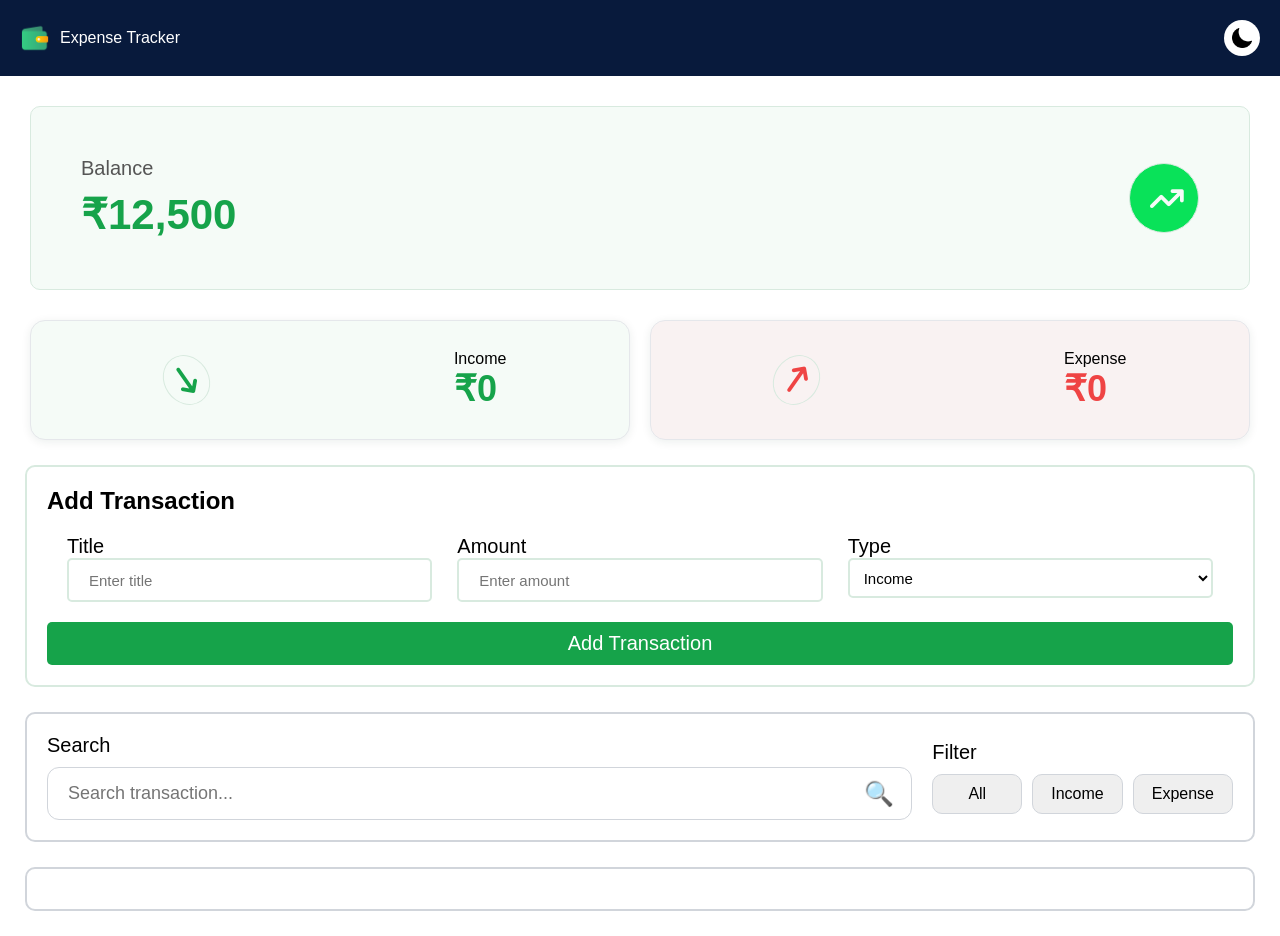
<file: Expense_tracker/index.html>
<!DOCTYPE html>
<html lang="en">

<head>
    <meta charset="UTF-8">
    <meta name="viewport" content="width=device-width, initial-scale=1.0">
    <title>Expense Tracker</title>
    <link rel="stylesheet" href="index.css">
    <link rel="stylesheet" href="https://cdnjs.cloudflare.com/ajax/libs/font-awesome/6.5.2/css/all.min.css">
</head>

<body>
    <header class="head-section">
        <div class="logo-section">
            <img src="images/wallet.png" alt="">
            Expense Tracker
        </div>
        <button class="mode-theme-section">
            <img src="images/half-moon.png" alt="">
        </button>
    </header>
    <main>
        <section class="balance-section">
            <div class="balance-card">
                <div class="balance-info">
                    <p class="balance-title">Balance
                    </p>
                    <h1>&#8377;12,500</h1>
                </div>
                <div class="balance-icon">
                    <i class="fa-solid fa-arrow-trend-up"></i>
                </div>
            </div>
        </section>
        <section class="income-expense-section">
            <div class="income-card">
                <div class="income-icon">
                    <i class="fa-solid fa-arrow-down-long"></i>
                </div>
                <div class="income-info">
                    <p>Income</p>
                    <h1 class="income">&#8377;18,000</h1>
                </div>
            </div>
            <div class="expense-card">
                <div class="expense-icon">
                    <i class="fa-solid fa-arrow-up-long"></i>
                </div>
                <div class="expense-info">
                    <p>Expense</p>
                    <h1 class="expense">&#8377;18,000</h1>
                </div>
            </div>
        </section>
        <section class="Add-section">
            <div class="transaction-container">
                <h2 class="heading">Add Transaction</h2>
                <div class="transaction-data">
                    <div class="Transaction-title">
                        <p>Title</p>
                        <input type="text" placeholder="Enter title">
                    </div>
                    <div class="Transaction-Amount">
                        <p>Amount</p>
                        <input type="text" placeholder="Enter amount">
                    </div>
                    <div class="Transaction-type">
                        <p>Type</p>
                        <label for="type"></label>
                        <select id="type" name="type">
                            <option value="Income">Income</option>
                            <option value="Expense">Expense</option>
                        </select>
                    </div>
                </div>
                <button class="transaction">Add Transaction</button>
            </div>
        </section>
        <section class="search-section">
            <div class="search-container">
                <label>Search</label>
                <div class="search-box">
                    <input type="text" placeholder="Search transaction...">
                    <span class="icon">🔍</span>
                </div>
            </div>
            <div class="filter-buttons">
                <p>Filter</p>
                <div class="buttons">
                    <button class="All-button">All</button>
                    <button class="Income">Income</button>
                    <button class="Expense">Expense</button>
                </div>
            </div>
        </section>
        <section class="transactions-data-container">
            <div class="transaction-1">
                <div class="transaction-details">
                    <div class="transaction-icon"><i class="fa-solid fa-sack-dollar"
                            style="color: rgb(99, 230, 190);"></i></div>
                    <div class="transaction-data">
                        Salary<br>
                        May 20,2024
                    </div>
                </div>
                <div class="transaction-amount">
                    <p>&#8377;18,000</p>
                    <button class="delete-transaction">
                        <i class="fa-solid fa-trash-can"></i>
                    </button>
                </div>
            </div>
                <div class="transaction-1">
                <div class="transaction-details">
                    <div class="transaction-icon"><i class="fa-solid fa-sack-dollar"
                            style="color: rgb(99, 230, 190);"></i></div>
                    <div class="transaction-data">
                        Salary<br>
                        May 20,2024
                    </div>
                </div>
                <div class="transaction-amount">
                    <p>&#8377;18,000</p>
                    <button class="delete-transaction">
                        <i class="fa-solid fa-trash-can"></i>
                    </button>
                </div>
            </div>
        </section>
    </main>
    <script src="index.js"></script>
</body>
</html>
</file>
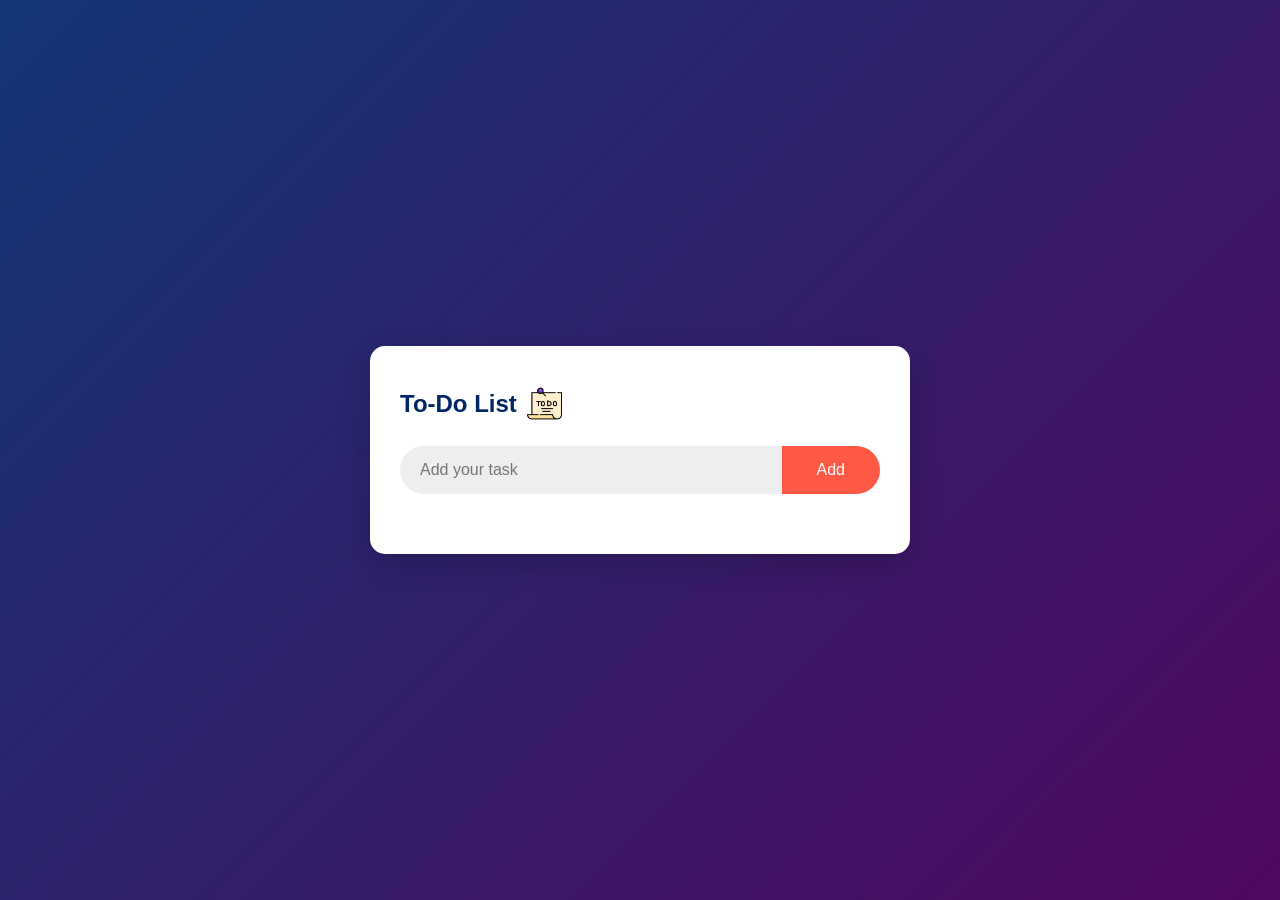
<file: Tod_list/index.html>
<!DOCTYPE html>
<html lang="en">
<head>
    <meta charset="UTF-8">
    <meta name="viewport" content="width=device-width, initial-scale=1.0">
    <title>Document</title>
    <link rel="stylesheet" href="index.css">
</head>
<body>
    <div class="container">
    <div class="todo-app">
        <h2>
            To-Do List
            <img src="images-icons/image.png" alt="icon">
        </h2>
        <div class="input">
            <input type="text" placeholder="Add your task" id="input-text">
            <button id="submit">Add</button>
        </div>

        <ul id="list-container">
            <!-- <li class="checked">
               <input type="checkbox" ="tick-box">
                doing javasccript work
                <button id="delete">❌</button>
            </li> -->  
              
            <!-- <li class="checked">
                <input type="checkbox" id="tick-box">
                <button id="delete">❌</button>
            </li> -->
        </ul>
    </div>
</div>
<script 
src="index.js"
></script>
</body>
</html>
</file>
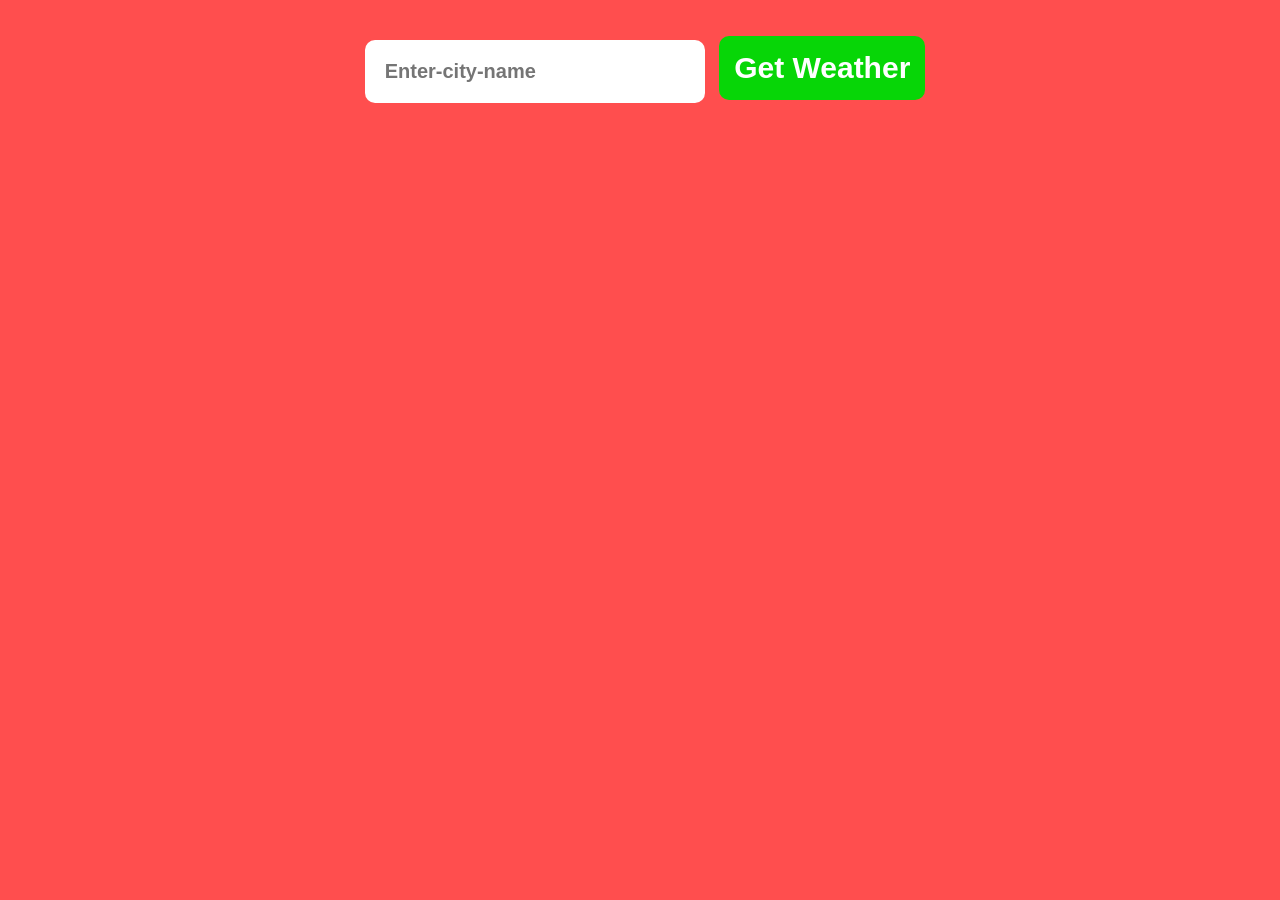
<file: Weather App(W)/index.html>
<!DOCTYPE html>
<html lang="en">
<head>
    <meta charset="UTF-8">
    <meta name="viewport" content="width=device-width, initial-scale=1.0">
    <title>Document</title>
    <link rel="stylesheet" href="index.css">
</head>
<body>
    <form class="weather-input">
        <input type="text" class="cityInput" placeholder="Enter-city-name">
        <button type="button" id="submit-btn">Get Weather</button>
    </form>
    <div class="error-message">
    </div>
    <div class="container">
    <h1 id="cityname"></h1>
    <p id="Citytemperature"> 
    </p>
    <p id="humiditydisplay"></p>
    <p id="description-display"></p>
    <div id="weatheremoji"></div>
</div>
    <script src="index.js"></script>
</body>
</html>
</file>
<file: Expense_tracker/index.css>
* {
    margin: 0px;
    padding: 0px;
    font-family: Arial, Helvetica, sans-serif;
    box-sizing: border-box;
    /* transition: 1s; */

}

body {
    background: #ffffff95;

}

.head-section {
    display: flex;
    justify-content: space-between;
    padding: 20px;
    background-color: #081a3c;
    color: white;
    font-weight: 500;
    /* transition: 0.5s; */
}

.logo-section {
    display: flex;
    align-items: center;
    gap: 10px;
}

.logo-section img {
    width: 30px
}

.mode-theme-section {
    width: 36px;
    height: 36px;
    border: none;
    border-radius: 50%;
    background-color: #ffffff;
    cursor: pointer;
    display: flex;
    align-items: center;
    justify-content: center;
}

.mode-theme-section img {
    width: 20px;
}

.mode-theme-section:hover {
    background-color: #e8eef8;
}

.balance-section {
    margin: 30px;
    background-color: #f5fbf7;
    border: 1px solid #d8eadf;
    border-radius: 10px;
    transition: all 0.3s ease;
}

.balance-section:hover {
    transform: translateY(-4px);
    box-shadow: 0 8px 20px rgba(0, 0, 0, 0.12);
}

.balance-card {
    padding: 50px;
    display: flex;
    align-items: center;
    justify-content: space-between;


}

.balance-title {
    color: #555;
    font-size: 20px;
    margin-bottom: 10px;

}

.balance-card h1 {
    color: #16a34a;
    font-size: 42px;
}

.balance-icon {
    width: 70px;
    height: 70px;
    padding: 20px;
    background-color: #f5fbf7;
    border: 1px solid #d8eadf;
    border-radius: 50%;
    background-color: #09e259;
}

.balance-icon i {
    color: #f5fbf7;
    font-size: 30px;
}

.income-expense-section {
    display: flex;
    gap: 20px;
    margin: 20px 30px 0;
    align-items: center;

}

.income-card,
.expense-card {
    flex: 1;
    height: 120px;
    /* background-color: white; */
    border-radius: 15px;

    border: 1px solid #e5e7eb;

    box-shadow: 0 2px 10px rgba(2, 55, 33, 0.08);

    transition: all 0.3s ease;
    cursor: pointer;

}

.income-card {
    background-color: #f5fbf7;
    display: flex;
    align-items: center;
    justify-content: space-around;

}

.expense-card {
    background-color: rgba(163, 58, 58, 0.062);
    display: flex;
    align-items: center;
    justify-content: space-around;
}

.income-card:hover,
.expense-card:hover {
    transform: translateY(-4px);
    box-shadow: 0 8px 20px rgba(151, 1, 1, 0.236);
}

.income-icon i {
    transform: rotate(-35deg);
    font-size: 30px;
    color: #eaf4ee;
    padding: 10px;
    /* border: 2px solid black; */
    border-radius: 50%;
    color: #16a34a;
    background-color: #f5fbf7;
    border: 1px solid #d8eadf;
    /* background-color: #09e259; */
    margin-left: 10px;
}

.income-info h1 {
    color: #16a34a;
    font-size: 36px;
}

/* .inc */
.expense-icon i {
    color: #ef4444;
    transform: rotate(35deg);
    font-size: 30px;
    padding: 10px;
    border-radius: 50%;
    border: 1px solid #d8eadf;
}

.expense-info h1 {
    color: #ef4444;
    font-size: 36px;
}

.transaction-container {
    display: flex;
    flex-direction: column;
    /* align-items: center; */
    padding: 20px;
    margin: 25px;
    border: 2px solid #d8eadf;
    border-radius: 10px;
    transition: all 0.4s ease;
    cursor: pointer;
}

.transaction-container:hover {
    transform: translateY(-4px);
    box-shadow: 0 8px 20px rgba(151, 1, 1, 0.236);
}

.transaction-data {
    justify-content: space-around;
    padding: 10px;
    display: flex;
    gap: 5px;
    flex-wrap: wrap;
}

.Transaction-title {
    font-size: 20px;
    padding: 10px;

}

.Transaction-title,
.Transaction-Amount,
.Transaction-type {
    flex: 1 1 220px;
}

.Transaction-title input,
.Transaction-Amount input {
    width: 100%;
    height: 30px;
    font-size: 15px;
    border: 2px solid #d8eadf;
    padding: 20px;
    border-radius: 5px;

}

.Transaction-type {
    font-size: 20px;
    padding: 10px;
}

#type {
    width: 100%;
    height: 40px;
    font-size: 15px;
    border: 2px solid #d8eadf;
    padding: 8px 10px;
    border-radius: 5px;
    background-color: white;
    cursor: pointer;
}

.transaction {
    font-size: 20px;
    padding: 10px;
    color: white;
    background-color: #16a34a;
    border: none;
    border-radius: 5px;
    font-weight: 500px;
    transition: all 0.2s;
}

.transaction:hover {
    background-color: #0dda58;
}

.Transaction-Amount {
    font-size: 20px;
    padding: 10px;

}

.search-section {
    display: flex;
    align-items: center;
    gap: 20px;
    padding: 20px;
    border: 2px solid #d1d5db;
    margin: 25px;
    border-radius: 10px;
    flex-wrap: wrap;
    transition: all 0.4s ease;
}

.search-section:hover {
    transform: translateY(-4px);
    box-shadow: 0 8px 20px rgba(151, 1, 1, 0.236);
}

.search-container {
    flex: 1 1 320px;
    min-width: 240px;
}

.search-container label {
    display: block;
    font-size: 20px;
    margin-bottom: 10px;
}

.search-container input {
    width: 100%;
    padding: 15px 50px 15px 20px;
    font-size: 18px;
    border: 1px solid #d1d5db;
    border-radius: 12px;
    outline: none;
    box-sizing: border-box;
}

.search-box {
    position: relative;
}

.search-box .icon {
    position: absolute;
    right: 18px;
    top: 50%;
    transform: translateY(-50%);
    font-size: 24px;
    color: #6b7280;
}

.filter-buttons {
    display: flex;
    flex-direction: column;
    font-size: 20px;
    gap: 10px;
    flex: 0 0 auto;
}

.buttons {
    display: flex;
    gap: 10px;
    flex-wrap: wrap;
}

.filter-buttons button {
    font-size: 16px;
    padding: 10px 18px;
    min-width: 90px;
    border-radius: 10px;
    border: 1px solid #d1d5db;
    cursor: pointer;
}

/* .search-container{
    width: min(500px, calc(100% - 50px));
    margin: 25px;
}
.search-container label{
    display: block;
    margin-bottom: 8px;
    font-size: 20px;
    font-weight: 500;
}
.search-box{
    display: flex;
    align-items: center;
    gap: 10px;
    border: 2px solid #d8eadf;
    border-radius: 5px;
    padding: 0 12px;
    background-color: white;
}
.search-box input{
    width: 100%;
    height: 40px;
    border: none;
    outline: none;
    font-size: 15px;
}
.search-box .icon{
    color: #555;
} */

.transactions-data-container {
    display: flex;
    align-items: center;
    gap: 20px;
    padding: 20px;
    border: 2px solid #d1d5db;
    margin: 25px;
    border-radius: 10px;
    flex-wrap: wrap;
    transition: all 0.4s ease;
}

.transactions-data-container:hover {
    transform: translateY(-4px);
    box-shadow: 0 8px 20px rgba(151, 1, 1, 0.236);
}

.transaction-1 {
    display: flex;
    align-items: center;
    justify-content: space-between;
    width: 100%;
}

.transaction-details {
    display: flex;
    align-items: center;
    gap: 10px;
}

.transaction-icon {
    padding: 10px;
    background-color: #4bda0d;
    border-radius: 50%;
}
.expenses-icon{
     padding: 10px;
    background-color: red;
    border-radius: 50%;
}
.transaction-icon i {
    color: #34e209;
}

.transaction-amount {
    display: flex;
    align-items: center;
    gap: 20px;
    font-size: larger;
    margin-right: 20px;
    font-weight: bold;
}

.transaction-amount p {
    color: #0dda58;
}

.delete-transaction {
    padding: 10px;
    font-size: 15px;
    border-radius: 5px;
    background-color: rgba(163, 58, 58, 0.085);
    border: none;
    transition: all 0.4s ease;
}

.delete-transaction i {
    color: red;

}
.delete-transaction:hover {
    transform: translateY(-4px);
    box-shadow: 0 8px 20px rgba(151, 1, 1, 0.236);
}

@media (max-width: 600px) {
    .head-section {
        padding: 20px;
    }

    .balance-section {
        margin: 50px;
    }

    .balance-card {
        padding: 50px;
    }

    .balance-card h1 {
        font-size: 35px;
    }

    .balance-icon {
        width: 58px;
        height: 58px;
        padding: 15px;
    }

    .income-expense-section {
        flex-direction: column;
        margin: 20px;
    }

    .income-card,
    .expense-card {
        width: 80%;
        min-height: 110px;
    }

    .income-info h1,
    .expense-info h1 {
        font-size: 32px;
    }
}
</file>
<file: Tod_list/index.css>
*{
    margin:0;
    padding:0;
    box-sizing:border-box;
    font-family:sans-serif;
}

.container{
    width:100%;
    min-height:100vh;
    background:linear-gradient(135deg,#153677,#4e085f);
    display:flex;
    justify-content:center;
    align-items:center;
    padding:20px;
}

.todo-app{
    width:100%;
    max-width:540px;
    background:#fff;
    border-radius:15px;
    padding:40px 30px;
    box-shadow:0 10px 30px rgba(0,0,0,0.2);
}

.todo-app h2{
    display:flex;
    align-items:center;
    gap:10px;
    color:#002765;
    margin-bottom:25px;
}

.todo-app img{
    width:35px;
}

.input{
    display:flex;
    background:#edeef0;
    border-radius:30px;
    overflow:hidden;
    margin-bottom:20px;
}

.input input{
    flex:1;
    border:none;
    outline:none;
    background:transparent;
    padding:15px 20px;
    font-size:16px;
}

.input button{
    border:none;
    padding:15px 35px;
    background:#ff5945;
    color:white;
    cursor:pointer;
    font-size:16px;
}

.input button:hover{
    opacity:0.9;
}

/* Todo List */

#list-container{
    list-style:none;
}

#list-container li{
    display:flex;
    align-items:center;
    gap:15px;
    padding:12px 15px;
    margin-bottom:10px;
    border-radius:8px;
    background:#f7f7f7;
    font-size:17px;
}

#list-container li:hover{
    background:#eeeeee;
}

.tickbox{
    width:20px;
    height:20px;
    cursor:pointer;
}

.delete{
    margin-left:auto;
    border:none;
    background:none;
    cursor:pointer;
    font-size:18px;
}

.delete:hover{
    transform:scale(1.1);
}

#list-container li.checked{
    text-decoration:line-through;
    color:#777;
}
</file>
<file: Weather App(W)/index.css>
body{
    font-family: Arial, Helvetica, sans-serif;
    margin: 0;
    display: flex;
    align-items: center;
    /* justify-content: center; */
    flex-direction: column;
    background-color: rgba(255, 0, 0, 0.693);
}
.weather-input{
    margin: 30px;
}
.cityInput{
    padding: 20px;
    width: 300px;
    border-radius: 10px;
    font-size: 20px;
    margin: 10px;
    font-weight: bold;
    border: none;
}

#submit-btn{
    padding: 15px;
    font-size: 30px;
    background-color: rgb(7, 214, 7);
    color: white;
    border-radius: 10px;
    font-weight: bold;
    border:   none;
}
#submit-btn:hover{
    background-color: green;
} 
.container{
    display: none;
     background: linear-gradient(
        180deg,
        hsl(210,100%,75%),
        hsl(210,100%,75%),
        hsl(40,100%,50%)
    );
    padding: 50px;
    min-width: 300px;
    /* text-align: center; */
    /* display: flex; */
    flex-direction: column;
    align-items: center;
    border-radius: 20px;
    box-shadow: 2px 2px 5px boxshadow;
    text-align: center;
}
.error-message{
    display: none;
    background-color: #fff;
    padding: 50px;
    min-width: 200px;
    flex-direction: column;
    align-items: center;
    border-radius: 20px;
    box-shadow: 2px 2px 5px boxshadow;
    text-align: center;
    font-size: larger;
    font-weight: bold;
}
.container h1{
    font-size: 2.5rem;
    margin-top: 0px;
}

.container p{
    font-size: 1.5rem;
    margin: 5px 0;
    font-weight: bold;
    margin-bottom: 10px;
}

.weatheremoji{
    margin: 0px 5px;
    font-size: 3em;
}
</file>
